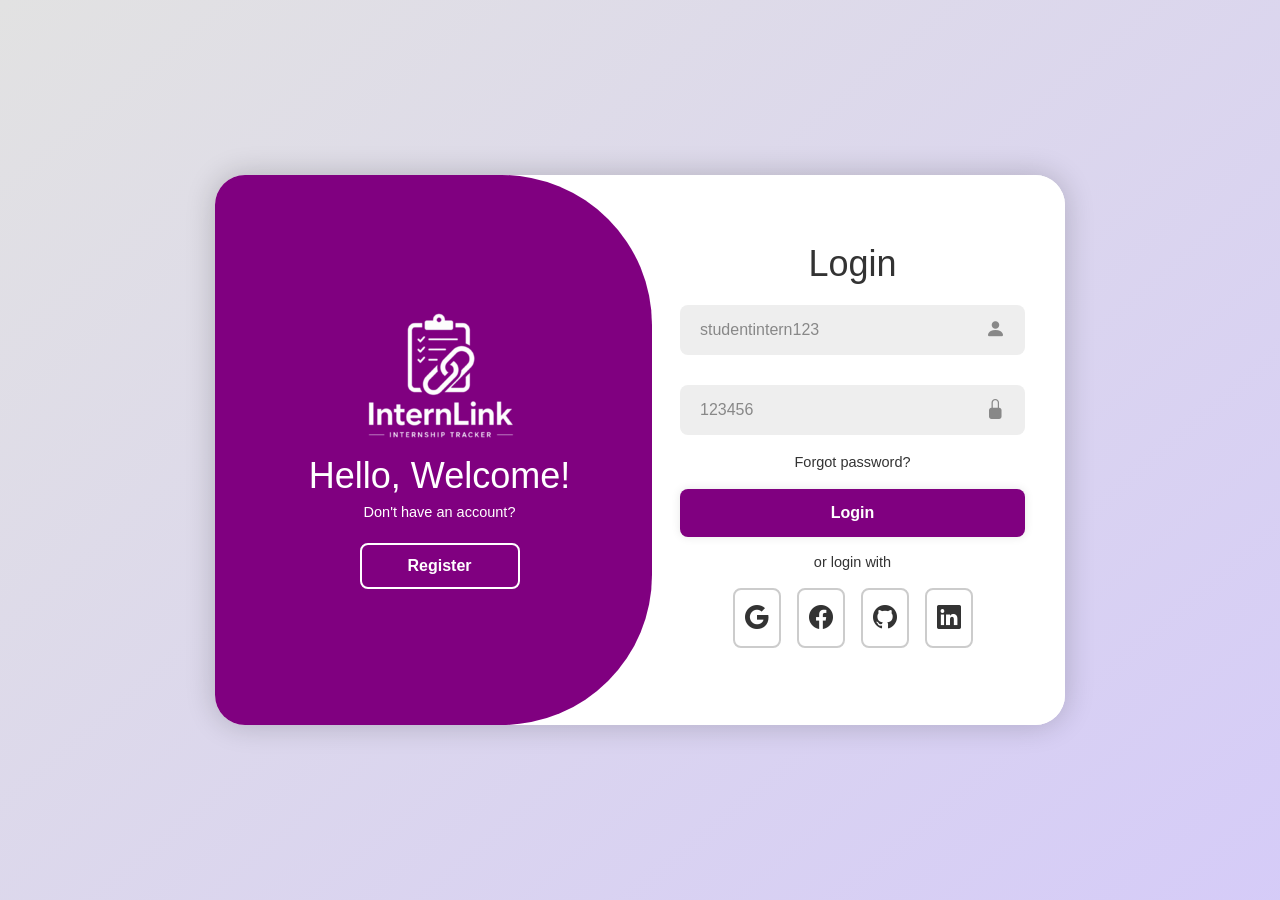
<file: index.html>
<!DOCTYPE html>
<html lang="en">
<head>
    <meta charset="UTF-8">
    <meta name="viewport" content="width=device-width, initial-scale=1.0">
    <meta name="description" content="InternLink is an internship tracking system that helps students manage applications, tasks, attendance, logbooks, and internship progress efficiently.">
    <meta name="keywords" content="Internship Tracker, Internship Management, Student Dashboard, Internship Applications">
    <meta name="author" content="Asma Aina Juraime">
    <title>InternLink | Internship Tracker Management System</title>
    <!--Bootstrap CSS CDN -->
    <link href="https://cdn.jsdelivr.net/npm/bootstrap@5.3.8/dist/css/bootstrap.min.css" rel="stylesheet" integrity="sha384-sRIl4kxILFvY47J16cr9ZwB07vP4J8+LH7qKQnuqkuIAvNWLzeN8tE5YBujZqJLB" crossorigin="anonymous">
    <!--Bootstrap Icon CDN -->
    <link rel="stylesheet" href="https://cdn.jsdelivr.net/npm/bootstrap-icons@1.13.1/font/bootstrap-icons.min.css">
    <!--Google Font-->
    <link rel="preconnect" href="https://fonts.googleapis.com">
    <link rel="preconnect" href="https://fonts.gstatic.com" crossorigin>
    <link href="https://fonts.googleapis.com/css2?family=Inter:ital,opsz,wght@0,14..32,100..900;1,14..32,100..900&display=swap" rel="stylesheet">
    <!--Custom CSS-->
    <link rel="stylesheet" href="css/login.css">
</head>

<body>
    <div class="container" id="auth-container">
        <!--LOGIN FORM-->
        <div class="form-box login">
            <form id="login-form" novalidate>
                <h1>Login</h1>

                <div class="alert alert-danger py-2" id="login-error" style="display:none;"></div>

                <div class='input-box'>
                    <input type="text" id="login-username" placeholder="studentintern123" required autocomplete="username">
                    <i class="bi bi-person-fill"></i>
                </div>
                <div class="input-box">
                    <input type="password" id="login-password" placeholder="123456" required autocomplete="current-password">
                    <i class="bi bi-lock-fill"></i>
                </div>
                <div class="forgot-link">
                    <a href="#">Forgot password?</a>
                </div>
                <button type="submit" class="btn">Login</button>
                <p>or login with</p>
                <div class="social-icons">
                    <a href="#" class="google"><i class="bi bi-google"></i></a>
                    <a href="#" class="faceboock"><i class="bi bi-facebook"></i></a>
                    <a href="#" class="github"><i class="bi bi-github"></i></a>
                    <a href="#" class="linkedin"><i class="bi bi-linkedin"></i></a>
                </div>
            </form>
        </div>

        <!--REGISTER BOX-->
        <div class="form-box register">
            <form id="register-form" novalidate>
                <h1>Registration</h1>

                <div class="alert alert-success py-2" id="register-success" style="display:none;">Registration successful! You can now login.</div>
                <div class="alert alert-danger py-2" id="register-error" style="display:none;"></div>

                <div class='input-box'>
                    <input type="text" id="reg-username" placeholder="Username" required>
                    <i class='bi bi-person-fill'></i>
                </div>
                <div class='input-box'>
                    <input type="email" id="reg-email" placeholder="Email" required>
                    <i class='bi bi-envelope-fill'></i>
                </div>
                <div class="input-box">
                    <input type="password" id="reg-password" placeholder="Password" required>
                    <i class='bi bi-lock-fill'></i>
                </div>
                <button type="submit" class="btn">Register</button>
                <p>or register with</p>
                <div class="social-icons">
                    <a href="#" class="google"><i class="bi bi-google"></i></a>
                    <a href="#" class="faceboock"><i class="bi bi-facebook"></i></a>
                    <a href="#" class="github"><i class="bi bi-github"></i></a>
                    <a href="#" class="linkedin"><i class="bi bi-linkedin"></i></a>
                </div>
            </form>
        </div>

        <div class="toggle-box">
            <div class="toggle-panel toggle-left">
                <img src="img/logo.png" alt="LOGO" onerror="this.style.display='none'">
                <br>
                <h1>Hello, Welcome!</h1>
                <p>Don't have an account?</p>
                <button class="btn register-btn">Register</button>
            </div>

            <div class="toggle-panel toggle-right">
                <img src="img/logo.png" alt="LOGO" onerror="this.style.display='none'">
                <br>
                <h1>Welcome Back!</h1>
                <p>Already have an account?</p>
                <button class="btn login-btn">Login</button>
            </div>
        </div>
    </div>

    <!--Bootstrap JS CDN -->
    <script src="https://cdn.jsdelivr.net/npm/bootstrap@5.3.8/dist/js/bootstrap.bundle.min.js" integrity="sha384-FKyoEForCGlyvwx9Hj09JcYn3nv7wiPVlz7YYwJrWVcXK/BmnVDxM+D2scQbITxI" crossorigin="anonymous"></script>
    <script src="script.js"></script>
</body>
</html>
</file>
<file: css/login.css>
*{
    font-family: "Inter", sans-serif;
    font-optical-sizing: auto;
    font-weight: auto;
    font-style: normal;
    margin: 0;
    padding: 0;
    box-sizing: border-box;
    font-family: 'poppins', sans-serif;
}

body{
    display: flex;
    justify-content: center;
    align-items: center;
    min-height: 100vh;
    background: linear-gradient(-40deg, #e2e2e2, #c9d6ff,#d1c4ff, #e2e2e2);
    background-size: 400% 400%;
    animation: gradientBG 15s ease infinite;
}
@keyframes gradientBG{
    0%{background-position: 0% 50%;}
    50%{background-position: 100% 50%;}
    100%{background-position: 0% 50%;}
}

.container{
    position: relative;
    width: 850px;
    height: 550px;
    background: #fff;
    border-radius: 30px;
    box-shadow: 0 0 30px rgba(0, 0, 0, .2);
    margin: 20px;
    overflow: hidden;
}
.form-box{
    position: absolute;
    right: 0;
    width: 50%;
    height: 100%;
    background: #fff;
    display: flex;
    align-items: center;
    color: #333;
    text-align: center;
    padding: 40px;
    z-index: 1;
    transition: .6s ease-in-out 1.2s, visibility 0s 1s;
}
.container.active .form-box{
    right: 50%;
}
.container.active .form-box.register{
    visibility: visible;
}
.form-box.register{
    visibility: hidden;
}
form{
    width: 100%;
}

.container h1{
    font-size: 36px;
    margin: -10px 0;
}
.input-box{
    position: relative;
    margin: 30px 0;
}
.input-box input{
    width: 100%;
    padding: 13px 50px 13px 20px;
    background: #eee;
    border-radius: 8px;
    border: none;
    outline: none;
    font-size: 16px;
    color: #333;
    font-weight: 500;
}
.input-box input::placeholder{
    color: #888;
    font-weight: 400;
}
.input-box input:focus{
    outline: 2px solid #7494ec;
    box-shadow: 0 0 5px rgba(116, 148, 236, 0.5);
    transition: .1s;
}
.input-box i{
    color: #888;
    position: absolute;
    right: 20px;
    top: 50%;
    transform: translateY(-50%);
    font-size: 20px;
}
.forgot-link{
    margin: -15px 0 15px;
}

.forgot-link a{
    font-size: 14.5px;
    color: #333;
    text-decoration: none;
}
.btn{
    width: 100%;
    height: 48px;
    background: purple;
    border-radius: 8px;
    box-shadow: 0 0 10px rgba(0, 0, 0, .1);
    border: none;
    cursor: pointer;
    font-size: 16px;
    color: #fff;
    font-weight: 600;
}

.container p{
    font-size: 14.5px;
    margin: 15px 0;
}
.social-icons{
    display: flex;
    justify-content: center;
}
.social-icons a.google:hover{
    transform: scale(1.2);
    background: #db4437 ;
    color: #fff;
    border-color: #db4437;
}
.social-icons a.faceboock:hover{
    transform: scale(1.2);
    background: #1877f2;
    color: #fff;
    border-color: #1877f2;
}
.social-icons a.github:hover{
    transform: scale(1.2);
    background: #333 ;
    color: #fff;
    border-color: #333;
}
.social-icons a.linkedin:hover{
    transform: scale(1.2);
    background: #0a66c2 ;
    color: #fff;
    border-color: #0a66c2;
}

.social-icons a{
    display: inline-flex;
    padding: 10px;
    border: 2px solid #ccc;
    border-radius: 8px;
    font-size: 24px;
    color: #333;
    text-decoration: none;
    margin: 0 8px;
    transition: all 0.3s ease;
}

.toggle-box{
    position: absolute;
    width: 100%;
    height: 100%;
}
.toggle-box::before{
    content: '';
    left: -250%;
    border-radius: 150px;
    position: absolute;
    width: 300%;
    height: 100%;
    background: purple;
    z-index: 2;
    transition: 1.8s ease-in-out;
}
.container.active .toggle-box::before{
    left: 50%;
}
.toggle-panel{
    position: absolute;
    width: 50%;
    height: 100%;
    color: #fff;
    display: flex;
    flex-direction: column;
    text-align: center;
    align-items: center;
    justify-content: center;
    z-index: 2;
    transition: .6s ease-in-out;
}
.toggle-panel.toggle-left{
    left: 0;
    transition-delay: 1.2s;
}
.container.active .toggle-panel.toggle-left{
    left: -50%;
    transition-delay: .6s;
}
.toggle-panel.toggle-right{
    right: -50%;
    transition-delay: .6s;
}
.container.active .toggle-panel.toggle-right{
    right: 0;
    transition-delay: 1.2s;
}
.toggle-panel p{
    margin-bottom: 20px;
}
.toggle-panel .btn{
    width: 160px;
    height: 46px;
    background: transparent;
    border: 2px solid #fff;
    box-shadow: none;
}

@media screen and (max-width: 650px) {
    .container{
        height: calc(100vh - 40px);
    }

    .form-box{
        bottom: 0;
        width: 100%;
        height: 70%;
    }
    
    .container.active .form-box {
        right: 0;
        bottom: 30%;
    }

    .toggle-box::before{
        left: 0;
        top: -270%;
        width: 100%;
        height: 300%;
        border-radius: 20vw;
    }

    .container.active .toggle-box::before{
        left: 0;
        top: 70%;
    }

    .toggle-panel{
        width: 100%;
        height: 30%;
    }

    .toggle-panel.toggle-left{
        top: 0;
    }

    .container.active .toggle-panel.toggle-left{
        left: 0;
        top: -30%;
    }

    .toggle-panel.toggle-right{
        right: 0;
        bottom: -30%;
    }

    .container.active .toggle-panel.toggle-right{
        bottom: 0;
    }
}
@media screen and (max-width: 650px) {
    .form-box{
        padding: 20px;
    }

    .toggle-panel h1{
        font-size: 30px;
    }
}
</file>
<file: css/style.css>
@import url('https://fonts.googleapis.com/css2?family=Inter:ital,opsz,wght@0,14..32,100..900;1,14..32,100..900&display=swap');

/* Base reset */
* {
    margin: 0;
    padding: 0;
    box-sizing: border-box;
    font-family: 'Inter', sans-serif;
}

/* ─── CSS Variables ─────────────────────────────── */
:root {
    --sidebar-w: 250px;
    --sidebar-w-compact: 80px;
    --purple-dark: #800080;
    --soft-blue: #c9d6ff;
    --lavender: #d1c4ff;
    --light-gray: #e2e2e2;
    --very-light-gray: #eeeeee;
    --white: #ffffff;
    --dark-gray: #333333;
    --medium-gray: #888888;
    --border-gray: #d8cff2;
    --black: #000000;
    --shadow-strong: rgba(128, 0, 128, 0.18);
    --shadow-soft: rgba(34, 17, 51, 0.08);
    --focus-glow: rgba(128, 0, 128, 0.24);
    --text: var(--dark-gray);
    --text-muted: var(--medium-gray);
    --surface: #ffffff;
    --surface2: #f7f2ff;
    --bg: #f3efff;
    --surface-border: #eee3ff;
    --border: #e5d7f3;
    --radius: 24px;
    --radius-sm: 14px;
    --shadow-md: 0 20px 45px var(--shadow-soft);
    --accent: var(--purple-dark);
    --purple-light: var(--lavender);
    --soft-blue-light: var(--soft-blue);
    --amber-light: #fff3d8;
    --teal-light: var(--soft-blue);
    --red-light: var(--light-gray);
    --blue-light: var(--soft-blue);
    --blue: #c9d6ff;
    --amber: #d1c4ff;
    --teal: #800080;
    --red: #bf3a4b;
    --text-inverse: var(--white);
    --red-bg: #fed7e2;
}

/* ─── Body ──────────────────────────────────────── */
body {
    min-height: 100vh;
    background: radial-gradient(circle at top left, rgba(201, 214, 255, 0.44), transparent 24%), linear-gradient(180deg, #f6f0ff 0%, #eef1ff 48%, #f6f0ff 100%);
    color: var(--text);
}

/* ─── Sidebar ───────────────────────────────────── */
.sidebar {
    position: fixed;
    top: 0;
    left: 0;
    width: var(--sidebar-w);
    height: 100%;
    background: linear-gradient(180deg, rgba(128, 0, 128, 0.98), rgba(133, 60, 179, 0.95));
    border-right: 1px solid rgba(255, 255, 255, 0.12);
    box-shadow: 4px 0 40px rgba(84, 18, 137, 0.18);
    z-index: 100;
    transition: width 0.3s ease, transform 0.3s ease;
}

.sidebar.close {
    width: var(--sidebar-w-compact);
}

.sidebar.mobile-open {
    transform: translateX(0);
}

.sidebar.mobile-hidden {
    transform: translateX(-100%);
}

.sidebar .logo-details {
    height: 60px;
    width: 100%;
    display: flex;
    align-items: center;
    padding: 0 20px;
    background: transparent;
}

.sidebar .logo-details img {
    width: 60px;
    height: 40px;
    margin-right: 10px;
}

.sidebar .logo-details .logo_name {
    color: #ffffff;
    font-size: 20px;
    font-weight: 600;
    transition: all 0.3s ease;
    transition-delay: 0.1s;
}

.sidebar.close .logo-details .logo_name {
    opacity: 0;
    pointer-events: none;
}

.sidebar .nav-links {
    position: relative;
    padding-top: 20px;
    height: 100%;
    padding-left: 10px;
    padding-bottom: 80px;
    display: flex;
    flex-direction: column;
}

.sidebar .nav-links li {
    position: relative;
    list-style: none;
    margin-bottom: 12px;
}

.sidebar .nav-links li:hover {
    background: rgba(255, 255, 255, 0.08);
}

.sidebar .nav-links li a.active,
.sidebar .nav-links li a.active .link_name,
.sidebar .nav-links li.showMenu > .icon-link {
    background: rgba(255, 255, 255, 0.12);
}

.sidebar .nav-links li i {
    height: 50px;
    min-width: 70px;
    text-align: center;
    line-height: 50px;
    color: #ffffff;
    font-size: 20px;
    transition: all 0.3s ease;
}

.sidebar .nav-links li i.hover {
    transform: rotate(-180deg);
}

.sidebar .nav-links li a {
    display: flex;
    align-items: center;
    gap: 10px;
    width: 100%;
    text-decoration: none;
    color: inherit;
    padding: 0;
    white-space: nowrap;
}

.sidebar .nav-links li a .link_name,
.sidebar .nav-links li .submenu-toggle .link_name {
    color: #ffffff;
    font-size: 16px;
    font-weight: 400;
    white-space: nowrap;
}

.sidebar.close .nav-links li a .link_name,
.sidebar.close .nav-links li .submenu-toggle .link_name {
    display: none;
}

.sidebar .nav-links li .icon-link {
    display: flex;
    align-items: center;
    justify-content: flex-start;
    list-style: none;
    height: 50px;
    width: 100%;
    line-height: 50px;
    overflow: hidden;
}

.sidebar .nav-links li .icon-link a {
    flex: 1;
    min-width: 0;
    display: flex;
    align-items: center;
    justify-content: flex-start;
    gap: 10px;
}

.sidebar .nav-links li .dropdown-toggle {
    background: transparent;
    border: none;
    color: #fff;
    cursor: pointer;
    display: inline-flex;
    align-items: center;
    justify-content: center;
    flex-shrink: 0;
    height: 100%;
    padding: 0 8px;
}

.sidebar .nav-links li .dropdown-toggle:focus {
    outline: none;
}

.sidebar.close .nav-links li .dropdown-toggle {
    display: none;
}

.sidebar .nav-links li .submenu-toggle {
    display: flex;
    align-items: center;
    justify-content: space-between;
    width: 100%;
    background: transparent;
    border: none;
    color: inherit;
    cursor: pointer;
    padding: 0;
    white-space: nowrap;
}

.sidebar .nav-links li .submenu-toggle > span {
    flex: 1 1 auto;
    min-width: 0;
    display: inline-flex;
    align-items: center;
    justify-content: flex-start;
    gap: 10px;
    white-space: nowrap;
    overflow: hidden;
}

.sidebar .nav-links li .submenu-toggle .submenu-icon {
    transition: transform 0.25s ease;
}

.sidebar .nav-links li.showMenu .submenu-toggle .submenu-icon {
    transform: rotate(180deg);
}

/* Submenu */
.sidebar .nav-links li .sub-menu {
    padding: 6px 6px 14px 70px;
    margin-top: -10px;
    margin-bottom: -20px;
    background: rgba(255, 255, 255, 0.08);
    border-radius: 18px;
    display: none;
}

.sidebar .nav-links li.showMenu .sub-menu {
    display: block;
}

.sidebar .nav-links li .sub-menu a {
    color: #fff;
    font-size: 15px;
    padding: 5px 0;
    white-space: nowrap;
    opacity: 0.6;
    transition: all 0.3s ease;
}

.sidebar .nav-links li .sub-menu a:hover {
    opacity: 1;
}

.sidebar .nav-links li .sub-menu .link_name {
    display: none;
}

.sidebar .nav-links li .sub-menu.blank {
    opacity: 1;
    pointer-events: auto;
    padding: 3px 20px 3px 16px;
}

.sidebar .nav-links li:hover .sub-menu.blank {
    top: 50%;
    transform: translateY(-50%);
}

/* Collapsed sidebar submenu flyout */
.sidebar.close .nav-links li .sub-menu {
    position: absolute;
    left: 100%;
    top: -5px;
    margin-top: 0;
    padding: 10px 20px;
    border-radius: 0 6px 6px 0;
    transition: all 0.4s ease;
    opacity: 0;
    pointer-events: none;
}

.sidebar.close .nav-links li:hover .sub-menu {
    top: 0;
    opacity: 1;
    pointer-events: auto;
}

.sidebar.close .nav-links li .sub-menu .link_name {
    font-size: 16px;
    opacity: 1;
    display: block;
}

/* ─── Home Section ──────────────────────────────── */
.home-section {
    position: relative;
    background: transparent;
    min-height: 100vh;
    width: calc(100% - var(--sidebar-w));
    left: var(--sidebar-w);
    transition: all 0.4s ease;
}

.sidebar.close ~ .home-section {
    width: calc(100% - var(--sidebar-w-compact));
    left: var(--sidebar-w-compact);
}

.home-section .home-content {
    min-height: 60px;
    display: flex;
    align-items: center;
    padding: 24px 28px;
    gap: 16px;
    flex-wrap: wrap;
}

.home-section .home-content .bx-menu,
.home-section .home-content .text {
    font-size: 24px;
    cursor: pointer;
}

.home-section .home-content .bx-menu {
    margin: 0 15px 0 0;
}

.home-section .content {
    width: min(1140px, calc(100% - 48px));
    margin: 0 auto;
    padding: 32px 0 48px;
}

/* ─── Topbar ────────────────────────────────────── */
.home-section .topbar {
    display: flex;
    flex-wrap: wrap;
    align-items: center;
    justify-content: space-between;
    gap: 16px;
    padding: 24px 30px;
    width: 100%;
    background: rgba(255, 255, 255, 0.94);
    border: 1px solid rgba(128, 0, 128, 0.12);
    border-radius: 26px;
    box-shadow: 0 18px 45px rgba(128, 0, 128, 0.08);
    margin-bottom: 24px;
}

.home-section .topbar-left {
    display: flex;
    align-items: center;
    gap: 18px;
    min-width: 0;
}

.home-section .topbar-right {
    display: flex;
    align-items: center;
    gap: 12px;
    margin-left: auto;
    background: rgba(255, 255, 255, 0.92);
    border-radius: 20px;
    padding: 10px 14px;
    box-shadow: 0 18px 50px rgba(15, 23, 42, 0.14);
}

.topbar-title-group {
    display: flex;
    flex-direction: column;
    gap: 4px;
}

.topbar-label {
    margin: 0;
    font-size: 0.9rem;
    color: var(--medium-gray);
}

.topbar-title {
    margin: 0;
    font-size: 1.25rem;
    font-weight: 700;
    color: var(--dark-gray);
}

.home-actions {
    margin-left: auto;
    display: flex;
    align-items: center;
    gap: 10px;
}

.home-actions .avatar-link i,
.topbar-icon-btn,
.dark-mode-toggle {
    font-size: 1.1rem;
}

/* Topbar buttons */
.topbar-icon-btn,
.dark-mode-toggle,
.menu-toggle {
    display: inline-flex;
    align-items: center;
    justify-content: center;
    width: 44px;
    height: 44px;
    border: 1px solid rgba(128, 0, 128, 0.16);
    border-radius: 12px;
    background: rgba(255, 255, 255, 0.92);
    color: var(--purple-dark);
    cursor: pointer;
    transition: transform 0.2s ease, background 0.2s ease;
}

.menu-toggle {
    box-shadow: 0 14px 30px rgba(128, 0, 128, 0.08);
}

.topbar-icon-btn {
    position: relative;
    font-size: 1.1rem;
}

.topbar-icon-btn:hover,
.dark-mode-toggle:hover,
.menu-toggle:hover {
    background: rgba(201, 214, 255, 0.9);
    transform: translateY(-1px);
}

.notif-dot {
    position: absolute;
    top: 10px;
    right: 10px;
    width: 8px;
    height: 8px;
    border-radius: 50%;
    background: #ef4565;
    display: inline-block;
}

/* Avatar */
.avatar-link {
    display: inline-flex;
    align-items: center;
    justify-content: center;
    border: 1px solid rgba(128, 0, 128, 0.18);
}

.avatar {
    width: 44px;
    height: 44px;
    display: inline-flex;
    align-items: center;
    justify-content: center;
    border-radius: 50%;
    background: linear-gradient(135deg, rgba(128, 0, 128, 0.95), rgba(209, 196, 255, 0.9));
    color: #ffffff;
    font-weight: 700;
    font-size: 0.95rem;
    text-transform: uppercase;
    object-fit: cover;
    border: 2px solid #fff;
}

/* ─── Notifications Panel ───────────────────────── */
.notif-panel {
    position: fixed;
    top: 70px;
    right: 16px;
    width: 320px;
    background: var(--surface);
    border: 1px solid rgba(128, 0, 128, 0.12);
    border-radius: var(--radius);
    box-shadow: var(--shadow-md);
    z-index: 200;
    display: none;
}

.notif-panel.open {
    display: block;
}

.notif-header {
    padding: 16px;
    font-weight: 600;
    font-size: 14px;
    border-bottom: 1px solid var(--border);
    display: flex;
    justify-content: space-between;
    color: var(--dark-gray);
}

.notif-clear-btn {
    background: transparent;
    border: none;
    color: var(--purple-dark);
    cursor: pointer;
    font-size: 0.82rem;
    padding: 4px 6px;
}

.notif-clear-btn:hover {
    color: #4d004d;
}

.notif-list {
    display: grid;
}

.notif-item {
    padding: 14px 16px;
    display: flex;
    gap: 12px;
    align-items: flex-start;
    border-bottom: 1px solid var(--border);
    cursor: pointer;
    transition: background 0.15s;
    color: var(--dark-gray);
}

.notif-item:hover {
    background: var(--surface2);
}

.notif-item:last-child {
    border: none;
}

.notif-icon {
    width: 34px;
    height: 34px;
    border-radius: 50%;
    display: flex;
    align-items: center;
    justify-content: center;
    font-size: 16px;
    flex-shrink: 0;
}

.notif-icon-teal,
.notif-icon-amber,
.notif-icon-red {
    background: rgba(209, 196, 255, 0.4);
    color: var(--purple-dark);
}

.notif-body p {
    font-size: 13px;
    font-weight: 500;
    line-height: 1.4;
    margin: 0 0 6px;
}

.notif-body span {
    font-size: 11px;
    color: var(--text-muted);
    display: block;
}

.notif-empty {
    padding: 22px 18px;
    text-align: center;
    color: var(--dark-gray);
    font-size: 0.95rem;
}

/* ─── Dashboard Layout ──────────────────────────── */
.dashboard-main {
    padding: 0 30px 40px;
    max-width: 1200px;
    margin: 0 auto;
}

.dashboard-header {
    display: flex;
    align-items: flex-start;
    justify-content: space-between;
    gap: 20px;
    padding: 24px 0 20px;
    flex-wrap: wrap;
}

.welcome-panel {
    max-width: 720px;
}

.welcome-label {
    margin: 0 0 8px;
    font-size: 0.95rem;
    color: #5f6c7b;
}

.welcome-panel h3 {
    margin: 0;
    font-size: 1.85rem;
    font-weight: 700;
    line-height: 1.2;
    color: var(--dark-gray);
}

.dashboard-actions {
    display: flex;
    flex-wrap: wrap;
    gap: 12px;
}

.dashboard-grid {
    display: grid;
    grid-template-columns: repeat(auto-fit, minmax(320px, 1fr));
    gap: 24px;
    margin-top: 24px;
    align-items: start;
}

/* ─── Section Headers ───────────────────────────── */
.section-title {
    font-size: 1.75rem;
    font-weight: 700;
    margin-bottom: 8px;
    color: var(--dark-gray);
}

.section-sub {
    color: var(--text-muted);
    margin-bottom: 22px;
    max-width: 760px;
    line-height: 1.6;
}

/* ─── Cards ─────────────────────────────────────── */
.metric-card,
.stat-card,
.chart-card,
.panel-card,
.reflection-card,
.info-card,
.table-card {
    background: linear-gradient(180deg, #ffffff, #f7f2ff);
    border: 1px solid rgba(128, 0, 128, 0.12);
}

.metric-card {
    border-radius: var(--radius);
    padding: 20px;
    min-height: 170px;
    display: flex;
    flex-direction: column;
    justify-content: space-between;
    gap: 16px;
    position: relative;
    overflow: hidden;
    transition: transform 0.15s, box-shadow 0.15s;
}

.metric-card:hover,
.stat-card:hover,
.panel-card:hover,
.info-card:hover {
    transform: translateY(-2px);
    box-shadow: var(--shadow-md);
}

.metric-card .card-icon {
    width: 48px;
    height: 48px;
    display: grid;
    place-items: center;
    border-radius: 14px;
    background: rgba(128, 0, 128, 0.1);
    color: var(--purple-dark);
    font-size: 1.25rem;
}

.metric-card .card-value {
    font-size: 2.4rem;
    font-weight: 700;
    color: var(--dark-gray);
}

.metric-card .card-label {
    color: var(--medium-gray);
    font-size: 0.95rem;
}

.metric-card .card-meta {
    color: #1f8b62;
    font-size: 0.92rem;
    font-weight: 600;
}

.metric-card--teal .card-icon { background: #e6f8f3; }
.metric-card--green .card-icon { background: #e9f8ee; }
.metric-card--blue .card-icon { background: #eef5ff; }
.metric-card--purple .card-icon { background: #f3edff; }

.stat-card {
    border-radius: var(--radius);
    padding: 20px;
    position: relative;
    overflow: hidden;
    transition: transform 0.15s, box-shadow 0.15s;
}

.stat-card::before {
    content: '';
    position: absolute;
    top: 0;
    left: 0;
    right: 0;
    height: 3px;
    background: var(--accent, var(--teal));
}

.stat-icon { font-size: 22px; margin-bottom: 10px; }
.stat-val { font-size: 26px; font-weight: 700; line-height: 1; }
.stat-lbl { font-size: 12px; color: var(--text-muted); margin-top: 4px; font-weight: 500; }
.stat-change { font-size: 11px; margin-top: 8px; font-weight: 500; }
.stat-change.up { color: var(--teal); }
.stat-change.down { color: var(--red); }

.chart-card {
    border-radius: var(--radius);
    padding: 20px;
    display: flex;
    flex-direction: column;
    justify-content: flex-start;
    gap: 16px;
    min-height: 0;
    height: 100%;
}

.panel-card {
    border-radius: 26px;
    padding: 24px;
    box-shadow: 0 10px 36px rgba(15, 23, 42, 0.08);
}

.panel-card-header {
    display: flex;
    align-items: center;
    justify-content: space-between;
    gap: 12px;
    margin-bottom: 18px;
}

.panel-card-header h3 {
    margin: 0;
    font-size: 1.1rem;
    color: var(--dark-gray);
}

.reflection-card {
    border-radius: 26px;
    padding: 24px;
    box-shadow: 0 14px 40px rgba(15, 23, 42, 0.06);
    display: flex;
    flex-direction: column;
    gap: 16px;
}

.reflection-card textarea {
    width: 100%;
    min-height: 160px;
    border: 1px solid rgba(17, 16, 29, 0.12);
    border-radius: 18px;
    padding: 16px;
    color: var(--dark-gray);
    background: #fcfcfd;
    resize: vertical;
}

.info-card {
    border-radius: var(--radius);
    padding: 20px;
}

.table-card {
    border-radius: var(--radius);
    overflow: hidden;
    margin-bottom: 20px;
    box-shadow: 0 18px 40px rgba(128, 0, 128, 0.08);
}

/* ─── Grids ─────────────────────────────────────── */
.cards-grid {
    display: grid;
    grid-template-columns: repeat(auto-fit, minmax(220px, 1fr));
    gap: 20px;
    margin-top: 18px;
}

.stat-grid {
    display: grid;
    grid-template-columns: repeat(auto-fit, minmax(160px, 1fr));
    gap: 16px;
    margin-bottom: 24px;
}

.chart-grid {
    display: grid;
    grid-template-columns: repeat(auto-fit, minmax(280px, 1fr));
    gap: 20px;
    margin-bottom: 24px;
    align-items: stretch;
    margin-top: 12px;
}

.bottom-grid {
    display: grid;
    grid-template-columns: repeat(auto-fit, minmax(280px, 1fr));
    gap: 20px;
    margin-bottom: 24px;
}

/* ─── Chart ─────────────────────────────────────── */
.chart-header {
    display: flex;
    justify-content: space-between;
    align-items: center;
    margin-bottom: 16px;
}

.chart-title { font-weight: 600; font-size: 14px; }
.chart-subtitle { font-size: 10px; color: var(--text-muted); }

.chart-wrap {
    position: relative;
    width: 100%;
    height: 260px;
}

.chart-wrap canvas {
    width: 100% !important;
    height: 100% !important;
    display: block;
}

.chart-panel {
    background: linear-gradient(180deg, #ffffff, #f7f2ff);
    border: 1px solid rgba(128, 0, 128, 0.12);
    border-radius: 26px;
    padding: 28px;
    box-shadow: var(--shadow-md);
}

.chart-panel h3 {
    margin: 0;
    font-size: 1.2rem;
    font-weight: 700;
    color: var(--dark-gray);
}

.chart-canvas-wrap {
    min-height: 220px;
    position: relative;
}

.chart-canvas-wrap canvas {
    width: 100% !important;
    height: 220px !important;
}

.panel-header {
    display: flex;
    justify-content: space-between;
    align-items: flex-start;
    gap: 16px;
    margin-bottom: 24px;
}

.panel-overline {
    margin: 0 0 6px;
    text-transform: uppercase;
    letter-spacing: 0.12em;
    color: #7b7a7a;
    font-size: 0.75rem;
}

.status-badge {
    background: #e6f8f3;
    color: #1f8b62;
    padding: 10px 16px;
    border-radius: 999px;
    font-weight: 700;
    font-size: 0.9rem;
    white-space: nowrap;
}

.progress-chart {
    position: relative;
    width: 100%;
    min-height: 260px;
    display: grid;
    place-items: center;
}

.progress-ring {
    width: 210px;
    height: 210px;
    border-radius: 50%;
    border: 20px solid #e6f2f7;
    border-top-color: #1f8b62;
    border-right-color: #27b97b;
    border-bottom-color: #e6f2f7;
    transform: rotate(-45deg);
    box-shadow: inset 0 0 0 8px rgba(17, 16, 29, 0.03);
}

.chart-label { position: absolute; text-align: center; }
.chart-label strong { display: block; font-size: 2.4rem; color: var(--dark-gray); }
.chart-label span { display: block; color: #7b7a7a; margin-top: 4px; font-size: 0.98rem; }

.bar-chart { display: grid; gap: 16px; }
.bar-row { display: grid; grid-template-columns: 48px 1fr; align-items: end; gap: 14px; }
.bar-label { font-size: 0.95rem; color: #5f6c7b; }

.bar-track {
    height: 140px;
    background: #f4f7fb;
    border-radius: 22px;
    display: flex;
    align-items: flex-end;
    padding: 8px;
    position: relative;
}

.bar-track::before {
    content: '';
    position: absolute;
    left: 0;
    right: 0;
    bottom: 8px;
    height: 1px;
    background: rgba(17, 16, 29, 0.08);
}

.bar-fill {
    width: 100%;
    border-radius: 18px 18px 0 0;
    background: linear-gradient(180deg, rgba(34, 166, 123, 0.22) 0%, rgba(34, 166, 123, 0.38) 100%);
    box-shadow: inset 0 2px 8px rgba(17, 16, 29, 0.05);
}

/* ─── Buttons ───────────────────────────────────── */
.btn {
    padding: 9px 18px;
    border-radius: var(--radius-sm);
    font-size: 13px;
    font-weight: 500;
    border: 1.5px solid transparent;
    cursor: pointer;
    transition: all 0.2s ease;
    display: inline-flex;
    align-items: center;
    gap: 7px;
    font-family: 'Inter', sans-serif;
}

.btn-teal {
    background: #6a006a;
    color: var(--white);
    border-color: transparent;
    box-shadow: 0 15px 35px rgba(128, 0, 128, 0.18);
}

.btn-teal:hover {
    background: #6a006a;
}

.btn-outline,
.btn-outline-secondary {
    background: rgba(255, 255, 255, 0.92);
    color: var(--purple-dark);
    border-color: rgba(128, 0, 128, 0.2);
}

.btn-outline:hover,
.btn-outline-secondary:hover {
    background: var(--soft-blue);
    color: var(--purple-dark);
}

.btn-purple {
    background: var(--purple-dark);
    color: #ffffff;
    border-color: var(--purple-dark);
}

.btn-purple:hover {
    background: #6d0a6d;
}

.btn-sm {
    padding: 8px 16px;
    font-size: 12px;
}

.action-btn {
    background: #ffffff;
    color: var(--purple-dark);
    border: 1px solid rgba(128, 0, 128, 0.14);
    font-weight: 600;
    border-radius: 14px;
    padding: 12px 18px;
    min-width: 160px;
    transition: transform 0.2s ease, box-shadow 0.2s ease, background 0.2s ease;
}

.action-btn:hover {
    background: #f5edff;
    transform: translateY(-1px);
    box-shadow: 0 14px 40px rgba(46, 71, 113, 0.08);
}

.view-all-btn {
    border: 1px solid rgba(17, 16, 29, 0.1);
    color: var(--dark-gray);
    background: #fff;
    padding: 8px 14px;
    border-radius: 12px;
    font-size: 0.9rem;
}

.qa-btn {
    padding: 10px 18px;
    border: 1.5px solid var(--border);
    border-radius: var(--radius-sm);
    background: var(--surface);
    font-size: 13px;
    font-weight: 500;
    cursor: pointer;
    display: inline-flex;
    align-items: center;
    gap: 8px;
    transition: all 0.15s;
    color: var(--text);
}

.qa-btn:hover {
    border-color: var(--purple-dark);
    color: var(--purple-dark);
    background: rgba(209, 196, 255, 0.35);
}

/* ─── Badges ────────────────────────────────────── */
.badge {
    display: inline-flex;
    align-items: center;
    gap: 5px;
    padding: 3px 10px;
    border-radius: 20px;
    font-size: 11px;
    font-weight: 600;
    transition: all 0.2s ease;
}

.badge-teal { background: var(--soft-blue); color: var(--purple-dark); }
.badge-amber { background: var(--lavender); color: var(--dark-gray); }
.badge-blue { background: var(--soft-blue); color: var(--purple-dark); }
.badge-red { background: var(--red-bg); color: var(--red); }
.badge-dot { width: 5px; height: 5px; border-radius: 50%; background: currentColor; }

/* ─── Status Pills ──────────────────────────────── */
.status-pill {
    display: inline-flex;
    align-items: center;
    justify-content: center;
    min-width: 64px;
    padding: 6px 10px;
    border-radius: 999px;
    font-size: 0.82rem;
    font-weight: 700;
    transition: all 0.2s ease;
}

.status-pill--high { background: #bf3a4b; color: #ffffff; }
.status-pill--medium { background: #a66f1d; color: #ffffff; }

/* ─── Tables ────────────────────────────────────── */
table { width: 100%; border-collapse: collapse; }

th {
    padding: 11px 16px;
    text-align: left;
    font-size: 11px;
    font-weight: 600;
    text-transform: uppercase;
    letter-spacing: 0.5px;
    color: var(--text-muted);
    background: #f3eefc;
    color: var(--dark-gray);
    border-bottom: 1px solid var(--border);
}

td {
    padding: 13px 16px;
    border-bottom: 1px solid #e7dbf8;
    font-size: 13px;
    vertical-align: middle;
}

tr:last-child td { border-bottom: none; }
tr:hover td { background: #f4edff; }

.report-table th { background: #efe6ff; font-size: 12px; font-weight: 600; color: #666; padding: 16px 18px; }
.report-table td { padding: 18px; vertical-align: middle; }
.report-table { margin-top: 0; }

/* ─── Forms & Inputs ────────────────────────────── */
.content {
    padding: 28px;
    max-width: 1400px;
    font-family: 'Inter', sans-serif;
}

.filters-row {
    display: flex;
    flex-wrap: wrap;
    gap: 10px;
    margin-bottom: 20px;
    align-items: center;
}

.filter-select {
    font-size: 13px;
    padding: 9px 14px;
    border: 1.5px solid var(--border);
    border-radius: var(--radius-sm);
    background: #6a006a;
    color: black;
    cursor: pointer;
    font-family: inherit;
}

.filter-select:focus {
    border-color: var(--accent);
    outline: none;
}

.form-grid {
    display: grid;
    grid-template-columns: 1fr 1fr;
    gap: 14px;
}

.form-group { margin-bottom: 0; }

.form-group label {
    display: block;
    font-size: 12px;
    font-weight: 600;
    text-transform: uppercase;
    letter-spacing: 0.5px;
    color: var(--text-muted);
    margin-bottom: 6px;
}

textarea,
input,
select {
    background: #ffffff;
    border: 1.5px solid #e5d7f3;
    border-radius: 18px;
    color: var(--dark-gray);
}

textarea:focus,
input:focus,
select:focus {
    outline: none;
    border-color: var(--purple-dark);
    box-shadow: 0 0 0 8px rgba(128, 0, 128, 0.12);
}

textarea { min-height: 140px; padding: 16px; }

.settings-input,
textarea,
input {
    background: #ffffff;
}

.settings-input {
    width: 100%;
    padding: 10px 14px;
    border: 1.5px solid var(--border);
    border-radius: var(--radius-sm);
    background: var(--bg);
    font-size: 13px;
    color: var(--text);
    margin-top: 8px;
    font-family: inherit;
    transition: border-color 0.2s;
}

.settings-input:focus {
    border-color: var(--accent);
    outline: none;
}

/* ─── Modal ─────────────────────────────────────── */
.modal-overlay {
    position: fixed;
    inset: 0;
    background: rgba(15, 18, 31, 0.65);
    display: none;
    align-items: center;
    justify-content: center;
    padding: 24px;
    z-index: 2000;
}

.modal-overlay.open { display: flex; }

.modal {
    display: block;
    width: min(540px, 100%);
    background: var(--surface);
    border-radius: var(--radius-sm);
    padding: 28px;
    box-shadow: 0 22px 54px rgba(0, 0, 0, 0.18);
    position: relative;
    max-height: min(90vh, 800px);
    overflow-y: auto;
    animation: modalFadeIn 0.22s ease-out;
}

.modal-close {
    position: absolute;
    top: 16px;
    right: 16px;
    background: transparent;
    border: none;
    color: var(--text-muted);
    font-size: 1.5rem;
    cursor: pointer;
    line-height: 1;
    padding: 0;
}

.modal h3 { margin-bottom: 8px; font-size: 1.35rem; color: var(--dark-gray); }
.modal .desc { color: var(--text-muted); margin-bottom: 24px; }

.modal-footer {
    display: flex;
    justify-content: flex-end;
    gap: 12px;
    flex-wrap: wrap;
    margin-top: 24px;
}

@keyframes modalFadeIn {
    from { opacity: 0; transform: translateY(-12px); }
    to { opacity: 1; transform: translateY(0); }
}

/* ─── Toast ─────────────────────────────────────── */
.toast {
    position: fixed;
    bottom: 24px;
    right: 24px;
    min-width: 240px;
    max-width: calc(100% - 48px);
    padding: 14px 16px;
    border-radius: var(--radius-sm);
    background: rgba(17, 24, 39, 0.96);
    color: #fff;
    box-shadow: 0 16px 46px rgba(0, 0, 0, 0.22);
    opacity: 0;
    transform: translateY(12px);
    transition: opacity 0.24s ease, transform 0.24s ease;
    z-index: 3000;
    pointer-events: none;
}

.toast--visible { opacity: 1; transform: translateY(0); }
.toast--error { background: rgba(191, 30, 45, 0.92); }

/* ─── Progress Bars ─────────────────────────────── */
.progress-wrap {
    background: rgba(128, 0, 128, 0.08);
    border-radius: 20px;
    height: 7px;
    overflow: hidden;
    margin-top: 4px;
}

.progress-bar { height: 100%; border-radius: 20px; transition: width 0.5s; }

.task-progress-cell { display: grid; gap: 6px; min-width: 120px; }
.task-progress-label { font-size: 0.9rem; font-weight: 700; color: black; }

.task-progress-wrap {
    width: 100%;
    max-width: 200px;
    background: rgba(128, 0, 128, 0.08);
    border-radius: 999px;
    height: 8px;
    overflow: hidden;
}

.task-progress-bar { width: 0; height: 100%; border-radius: 999px; transition: width 0.4s ease; }
.task-progress-bar--green { background: #16a34a; }
.task-progress-bar--amber { background: #f59e0b; }
.task-progress-bar--red { background: #ef4444; }
.task-progress-bar--gray { background: #d1d5db; }

/* ─── Task & Schedule Items ─────────────────────── */
.task-list,
.schedule-list {
    list-style: none;
    margin: 0;
    padding: 0;
    display: grid;
    gap: 16px;
}

.task-list li,
.schedule-list li {
    display: flex;
    align-items: flex-start;
    justify-content: space-between;
    gap: 16px;
    padding-bottom: 12px;
    border-bottom: 1px solid rgba(17, 16, 29, 0.08);
}

.task-list li:last-child,
.schedule-list li:last-child { border-bottom: none; padding-bottom: 0; }

.task-list h4,
.schedule-list h4 { margin: 0 0 6px; font-size: 1rem; }

.task-list p,
.schedule-list p { margin: 0; color: #6c7a93; font-size: 0.92rem; }

.task-row {
    display: flex;
    align-items: center;
    justify-content: space-between;
    gap: 16px;
    padding: 18px 0;
    border-bottom: 1px solid rgba(17, 16, 29, 0.08);
}

.task-row:last-child { border-bottom: none; }
.task-row h4 { margin: 0 0 6px; font-size: 12px; color: var(--dark-gray); }
.task-row p { margin: 0; color: #6c7a93; font-size: 12px; }

.schedule-item {
    display: flex;
    gap: 14px;
    align-items: flex-start;
    padding: 10px 0;
    border-bottom: 1px solid var(--border);
}

.schedule-item:last-child { border: none; }

.sched-time { font-size: 11px; font-weight: 600; color: var(--text-muted); min-width: 55px; padding-top: 2px; }
.sched-dot { width: 8px; height: 8px; border-radius: 50%; background: var(--accent); margin-top: 4px; flex-shrink: 0; }
.sched-title { font-size: 13px; font-weight: 500; color: var(--text); }
.sched-loc { font-size: 11px; color: var(--text-muted); }

.quick-actions { display: flex; gap: 10px; flex-wrap: wrap; margin-bottom: 24px; }

/* ─── Reflection ────────────────────────────────── */
.reflection-copy { margin: 0 0 12px; color: #6c7a93; }

.reflection-textarea {
    width: 100%;
    min-height: 132px;
    border: 1px solid rgba(17, 16, 29, 0.12);
    border-radius: 18px;
    padding: 16px;
    font-family: inherit;
    resize: vertical;
    color: var(--dark-gray);
    background: #fcfcfd;
    margin-bottom: 18px;
}

.reflection-save-btn {
    background: #10b981;
    color: #fff;
    border: none;
    border-radius: 14px;
    padding: 12px 24px;
    font-weight: 700;
}

/* ─── Calendar ──────────────────────────────────── */
.cal-grid {
    display: grid;
    grid-template-columns: repeat(7, 1fr);
    gap: 4px;
    margin-top: 10px;
}

.cal-day-name { text-align: center; font-size: 10px; font-weight: 600; color: var(--text-muted); padding: 4px 0; }

.cal-day {
    aspect-ratio: 1;
    border-radius: 6px;
    display: flex;
    align-items: center;
    justify-content: center;
    font-size: 12px;
    cursor: pointer;
    transition: background 0.15s;
}

.cal-day:hover { background: var(--surface2); }
.cal-day.present { background: var(--soft-blue); color: var(--purple-dark); font-weight: 600; }
.cal-day.absent { background: rgba(255, 255, 255, 0.55); color: var(--medium-gray); }
.cal-day.today { background: var(--purple-dark); color: var(--white); font-weight: 600; }
.cal-day.empty { opacity: 0; }

.cal-legend { display: flex; gap: 16px; margin-top: 12px; }
.cal-legend-item { display: flex; align-items: center; gap: 6px; font-size: 11px; color: var(--medium-gray); }
.cal-legend-dot { width: 10px; height: 10px; border-radius: 3px; border: 1px solid rgba(128, 0, 128, 0.16); }

/* ─── Logbook ───────────────────────────────────── */
.logbook-list { margin-top: 12px; }

.logbook-entry,
.log-entry {
    display: flex;
    gap: 14px;
    margin-bottom: 16px;
    position: relative;
}

.logbook-entry::before,
.log-entry::before {
    content: '';
    position: absolute;
    left: 7px;
    top: 20px;
    width: 1px;
    height: calc(100% + 4px);
    background: var(--border);
}

.logbook-entry:last-child::before,
.log-entry:last-child::before { display: none; }

.log-dot {
    width: 16px;
    height: 16px;
    border-radius: 50%;
    background: var(--soft-blue);
    border: 2px solid var(--purple-dark);
    flex-shrink: 0;
    margin-top: 2px;
    z-index: 1;
}

.logbook-date,
.log-date { font-size: 11px; font-weight: 600; color: var(--text-muted); text-transform: uppercase; letter-spacing: 0.5px; }
.logbook-entry p,
.log-text { font-size: 12px; margin-top: 2px; line-height: 1.5; }

/* ─── Profile ───────────────────────────────────── */
.profile-hero {
    background: linear-gradient(135deg, #f8f0ff, #ffffff);
    border: 1px solid rgba(128, 0, 128, 0.12);
    border-radius: var(--radius);
    padding: 32px;
    display: flex;
    align-items: center;
    gap: 24px;
    margin-bottom: 20px;
    color: var(--dark-gray);
}

.profile-avatar {
    width: 80px;
    height: 80px;
    border-radius: 50%;
    background: linear-gradient(135deg, rgba(128, 0, 128, 0.95), rgba(209, 196, 255, 0.9));
    display: flex;
    align-items: center;
    justify-content: center;
    font-size: 28px;
    font-weight: 700;
    border: 3px solid rgba(255, 255, 255, 0.75);
    flex-shrink: 0;
}

.profile-info h2 { font-size: 22px; font-weight: 700; }
.profile-info p { opacity: 0.8; font-size: 14px; color: var(--text-muted); margin-top: 4px; }

.profile-social { display: flex; gap: 10px; margin-top: 12px; }

.social-btn {
    padding: 7px 16px;
    background: #ffffff;
    border: 1px solid rgba(128, 0, 128, 0.14);
    border-radius: 20px;
    color: var(--purple-dark);
    font-size: 12px;
    font-weight: 500;
    cursor: pointer;
    transition: background 0.15s;
}

.social-btn:hover { background: rgba(201, 214, 255, 0.55); }

.info-grid { display: grid; grid-template-columns: 1fr 1fr; gap: 16px; }

.info-row {
    display: flex;
    align-items: center;
    justify-content: space-between;
    padding: 10px 0;
    border-bottom: 1px solid rgba(128, 0, 128, 0.08);
    font-size: 13px;
}

.info-row:last-child { border: none; }
.info-label { color: var(--text-muted); font-weight: 500; }
.info-value { font-weight: 500; text-align: right; }

/* ─── Settings ──────────────────────────────────── */
.settings-section {
    background: var(--surface);
    border: 1px solid var(--border);
    border-radius: var(--radius);
    padding: 24px;
    margin-bottom: 20px;
}

.settings-section h3 { font-size: 15px; font-weight: 600; margin-bottom: 6px; }
.settings-section .desc { font-size: 12px; color: var(--text-muted); margin-bottom: 20px; }

.settings-row {
    display: flex;
    align-items: center;
    justify-content: space-between;
    padding: 12px 0;
    border-bottom: 1px solid var(--border);
}

.settings-row:last-child { border: none; }
.settings-row .hint { font-size: 11px; color: var(--text-muted); }

.toggle {
    width: 40px;
    height: 22px;
    border-radius: 11px;
    background: var(--border);
    position: relative;
    cursor: pointer;
    transition: background 0.2s;
    flex-shrink: 0;
}

.toggle.on { background: var(--accent); }

.toggle::after {
    content: '';
    position: absolute;
    top: 3px;
    left: 3px;
    width: 16px;
    height: 16px;
    border-radius: 50%;
    background: var(--white);
    transition: transform 0.2s;
}

.toggle.on::after { transform: translateX(18px); }

.theme-switcher {
    display: flex;
    border: 1px solid var(--border);
    border-radius: var(--radius-sm);
    overflow: hidden;
}

.theme-opt { padding: 8px 20px; font-size: 13px; cursor: pointer; border: none; background: none; color: var(--text-muted); transition: all 0.15s; }
.theme-opt.active { background: var(--accent); color: var(--white); }

/* ─── Application Details ───────────────────────── */
.detail-back {
    display: inline-flex;
    align-items: center;
    gap: 8px;
    padding: 10px 16px;
    border-radius: 16px;
    background: var(--surface);
    color: var(--purple-dark);
    border: 1px solid rgba(128, 0, 128, 0.14);
    margin-bottom: 24px;
    text-decoration: none;
    font-size: 13px;
    cursor: pointer;
    transition: background 0.15s;
}

.detail-back:hover { background: var(--surface2); }

.detail-hero {
    background: var(--surface);
    border: 1px solid var(--border);
    border-radius: var(--radius);
    padding: 28px;
    margin-bottom: 20px;
}

.company-header { display: flex; align-items: center; gap: 18px; margin-bottom: 20px; }

.company-logo {
    width: 60px;
    height: 60px;
    border-radius: 12px;
    background: linear-gradient(135deg, var(--purple-dark), #9b29c7);
    display: flex;
    align-items: center;
    justify-content: center;
    color: var(--white);
    font-weight: 700;
    font-size: 18px;
    flex-shrink: 0;
}

.company-name { font-size: 20px; font-weight: 700; color: var(--dark-gray); }
.company-meta { font-size: 13px; color: var(--text-muted); margin-top: 4px; }

.detail-tags { display: flex; gap: 8px; flex-wrap: wrap; margin-top: 12px; }

.detail-tag {
    padding: 5px 14px;
    border: 1px solid var(--border);
    border-radius: 20px;
    font-size: 12px;
    font-weight: 500;
    color: var(--dark-gray);
}

.timeline-section {
    background: #ffffff;
    border: 1px solid rgba(128, 0, 128, 0.12);
    border-radius: var(--radius);
    padding: 22px;
    margin-top: 20px;
    box-shadow: 0 14px 38px rgba(128, 0, 128, 0.08);
}

.timeline-track {
    display: flex;
    align-items: center;
    margin-top: 14px;
    position: relative;
}

.timeline-track::before {
    content: '';
    position: absolute;
    left: 18px;
    top: 18px;
    right: 18px;
    height: 2px;
    background: var(--border);
    z-index: 0;
}

.tl-step { flex: 1; display: flex; flex-direction: column; align-items: center; position: relative; z-index: 1; }

.tl-circle {
    width: 36px;
    height: 36px;
    border-radius: 50%;
    border: 2px solid var(--border);
    background: var(--surface);
    display: flex;
    align-items: center;
    justify-content: center;
    font-size: 14px;
    font-weight: 600;
    transition: all 0.3s;
}

.tl-circle.done { background: var(--accent); border-color: var(--accent); color: var(--white); }
.tl-circle.active { background: var(--lavender); border-color: var(--lavender); color: var(--purple-dark); }
.tl-label { font-size: 11px; margin-top: 6px; text-align: center; color: var(--text-muted); font-weight: 500; }

.detail-grid { display: grid; grid-template-columns: 1fr 1fr; gap: 16px; }

.detail-section-card {
    background: var(--surface);
    border: 1px solid var(--border);
    border-radius: var(--radius);
    padding: 20px;
}

.detail-section-card h4 {
    font-size: 13px;
    font-weight: 600;
    margin-bottom: 14px;
    display: flex;
    align-items: center;
    gap: 8px;
    color: var(--text-muted);
    text-transform: uppercase;
    letter-spacing: 0.5px;
}

/* ─── Attendance Banner ─────────────────────────── */
.amber-status-bar {
    background: #6a006a;
    color: #ffffff;
}

/* ─── Dark Mode ─────────────────────────────────── */
body.dark-mode {
    background: radial-gradient(circle at top left, rgba(128, 0, 128, 0.22), transparent 28%), linear-gradient(180deg, #1a0b2c 0%, #220f40 45%, #2a144f 100%);
    color: #f5eefb;
    --text: #f5eefb;
    --dark-gray: #f5eefb;
    --medium-gray: #ccc1ec;
    --surface: rgba(255,255,255,0.04);
    --surface2: rgba(255,255,255,0.08);
    --bg: #1a0b34;
    --border: rgba(255,255,255,0.12);
    --surface-border: rgba(255,255,255,0.1);
}

body.dark-mode .home-section { background: #27193d; }

body.dark-mode .topbar,
body.dark-mode .topbar-right,
body.dark-mode .chart-card,
body.dark-mode .panel-card,
body.dark-mode .reflection-card,
body.dark-mode .info-card,
body.dark-mode .table-card,
body.dark-mode .stat-card,
body.dark-mode .metric-card {
    background: rgba(37, 17, 57, 0.96);
    border-color: rgba(255, 255, 255, 0.08);
    color: #f4efff;
}

body.dark-mode .topbar-title,
body.dark-mode .panel-card h3,
body.dark-mode .chart-panel h3,
body.dark-mode .section-title,
body.dark-mode .welcome-label,
body.dark-mode .topbar-label,
body.dark-mode .info-label,
body.dark-mode .sched-title,
body.dark-mode .cal-day-name,
body.dark-mode .task-row h4,
body.dark-mode .task-row p,
body.dark-mode .schedule-item,
body.dark-mode .logbook-entry p,
body.dark-mode .log-text { color: #f4efff; }

body.dark-mode .status-pill--high { background: #bf3a4b; color: #ffffff; }
body.dark-mode .status-pill--medium { background: #a66f1d; color: #ffffff; }

body.dark-mode .amber-status-bar { background: #6a006a; color: #ffffff; }

body.dark-mode .profile-hero {
    background: rgba(37, 17, 57, 0.96);
    border-color: rgba(255, 255, 255, 0.08);
    color: #f4efff;
}

body.dark-mode .profile-info p { color: #ccc1ec; }

body.dark-mode .social-btn {
    background: rgba(255, 255, 255, 0.08);
    border-color: rgba(255, 255, 255, 0.15);
    color: #d1c4ff;
}

body.dark-mode .social-btn:hover { background: rgba(255, 255, 255, 0.14); }

body.dark-mode .btn-teal { background: #6a006a; color: #ffffff; border-color: transparent; }
body.dark-mode .btn-teal:hover { background: #6a006a; }

body.dark-mode .notif-panel {
    background: #1f1d2a;
    color: #f1f1f1;
    border-color: rgba(255, 255, 255, 0.1);
    box-shadow: 0 24px 60px rgba(0, 0, 0, 0.45);
}

body.dark-mode .notif-header,
body.dark-mode .notif-item { border-color: rgba(255, 255, 255, 0.08); }
body.dark-mode .notif-clear-btn { color: #8fb8ff; }
body.dark-mode .notif-icon-teal { background: rgba(255, 255, 255, 0.08); color: var(--white); }

/* ─── Responsive ────────────────────────────────── */
@media (max-width: 768px) {
    .form-grid { grid-template-columns: 1fr; }
}
</file>
<file: css/responsive.css>
/* ---------- Responsive ---------- */
@media (max-width: 991px) {
  .sidebar {
    transform: translateX(-100%);
    width: var(--sidebar-w);
  }

  .sidebar.mobile-open {
    transform: translateX(0);
  }

  .sidebar.close {
    width: var(--sidebar-w);
  }

  .sidebar .logo-details {
    justify-content: flex-start;
  }

  .sidebar .logo-details .logo_name,
  .sidebar .nav-links li a .link_name,
  .sidebar .nav-links li .sub-menu .link_name {
    display: none;
  }

  .sidebar.mobile-open .logo-details .logo_name,
  .sidebar.mobile-open .nav-links li a .link_name,
  .sidebar.mobile-open .nav-links li .sub-menu .link_name {
    display: inline;
  }

  .sidebar .nav-links {
    padding-left: 0;
  }

  .sidebar .nav-links li {
    margin-bottom: 10px;
  }

  .sidebar .nav-links li .icon-link,
  .sidebar .nav-links li a {
    justify-content: flex-start;
    padding-left: 18px;
  }

  .home-section {
    width: 100%;
    left: 0;
  }

  .sidebar.close ~ .home-section,
  .sidebar ~ .home-section {
    width: 100%;
    left: 0;
  }

  .home-section .topbar {
    padding: 18px 16px;
    align-items: center;
  }

  .home-section .topbar-left {
    flex: 1 1 auto;
    min-width: 0;
    justify-content: flex-start;
  }

  .home-section .topbar-right {
    flex: 0 1 auto;
    justify-content: flex-end;
    gap: 10px;
    margin-top: 12px;
    width: auto;
    margin-left: auto;
  }

  .cards-grid,
  .dashboard-grid,
  .bottom-grid,
  .chart-grid {
    grid-template-columns: 1fr;
  }

  .dashboard-main {
    padding: 0 16px 30px;
  }
}

@media (max-width: 900px) {
  .home-section .topbar {
    flex-wrap: wrap;
    align-items: center;
  }

  .home-section .topbar-right {
    width: auto;
    justify-content: flex-end;
    margin-top: 12px;
    margin-left: auto;
  }

  .dashboard-actions {
    width: 100%;
    justify-content: space-between;
  }
}

@media (max-width: 720px) {
  .home-section {
    width: 100%;
    left: 0;
  }

  .dashboard-main {
    padding: 0 18px 30px;
  }

  .metric-card {
    padding: 20px;
  }

  .dashboard-header {
    align-items: stretch;
  }

  .dashboard-actions {
    width: 100%;
  }

  .action-btn {
    flex: 1 1 auto;
    min-width: auto;
  }
}
</file>
